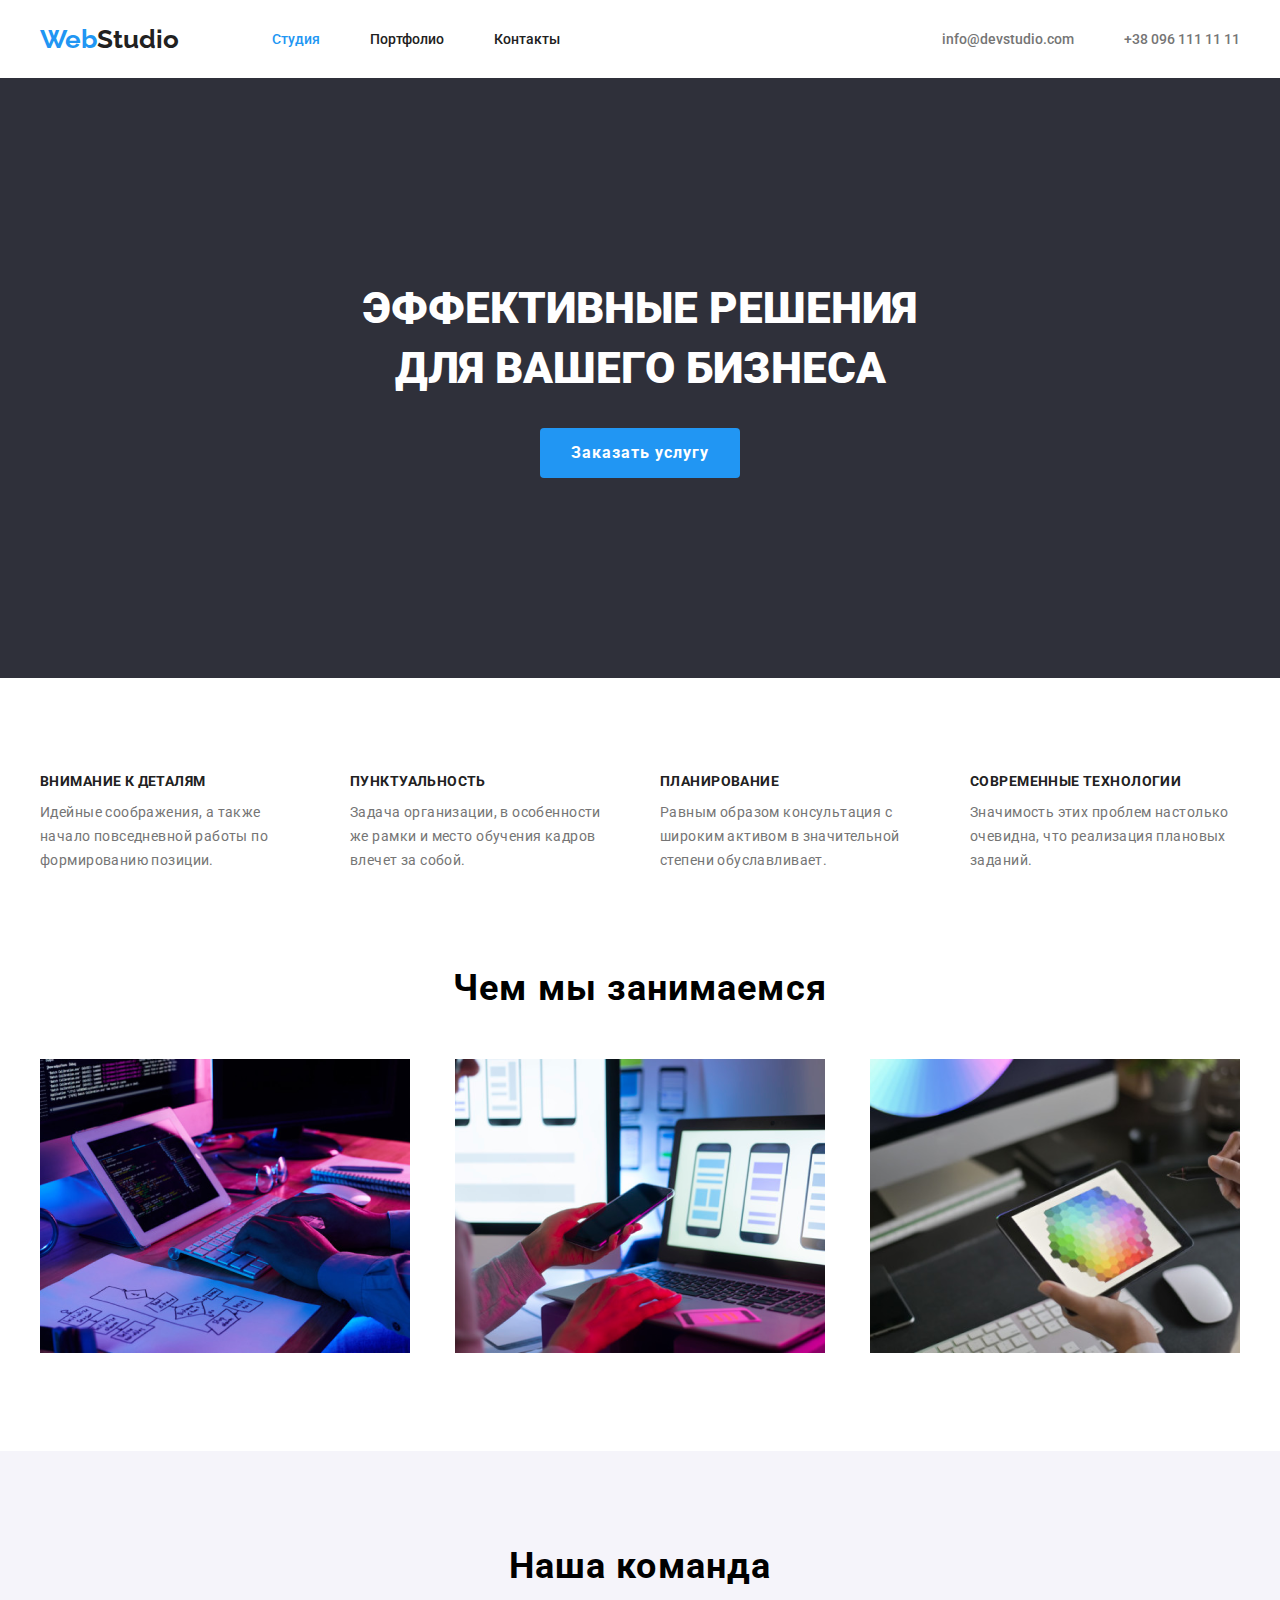
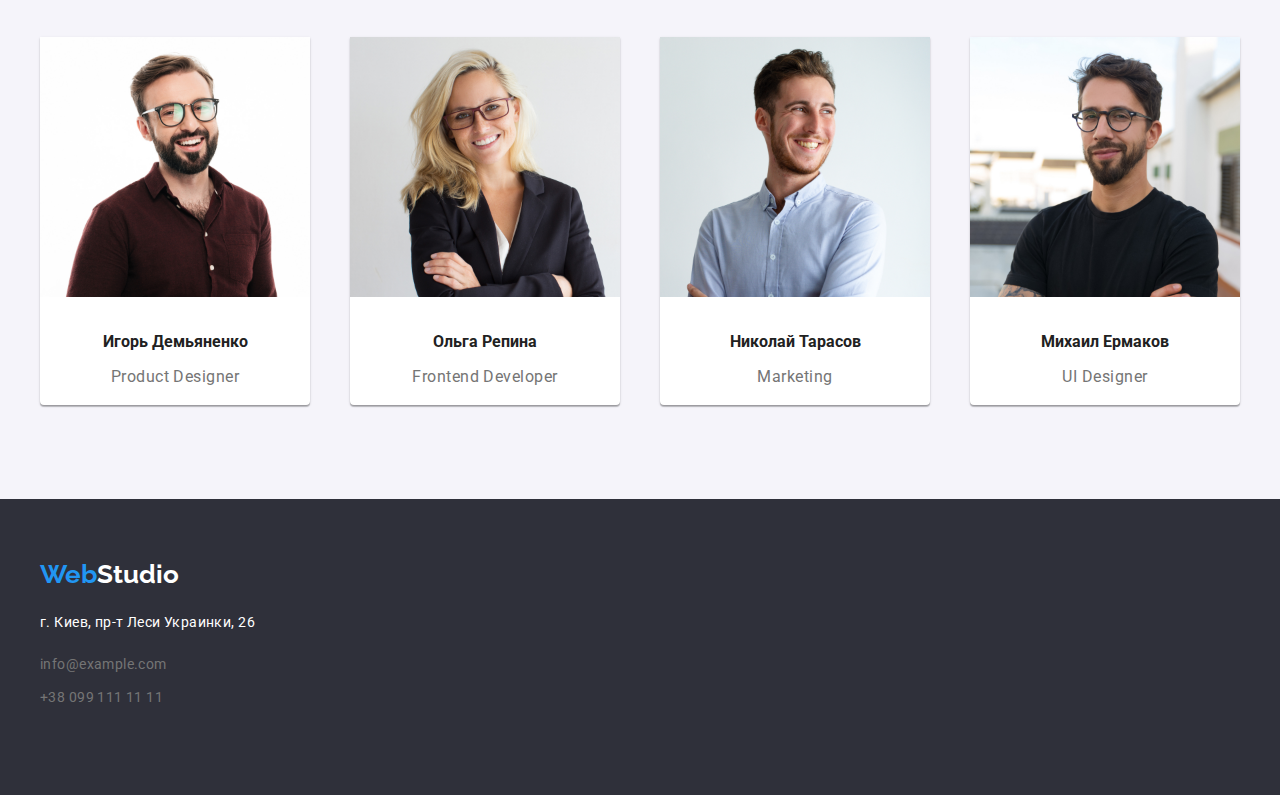
<file: index.html>
<!DOCTYPE html>
<html lang="ru">
<head>
    <meta charset="UTF-8">
    <meta name="viewport" content="width=device-width, initial-scale=1.0">
    <title>WebStudio</title>
    <link rel="preconnect" href="https://fonts.gstatic.com">
    <link href="https://fonts.googleapis.com/css2?family=Roboto:wght@400;500;700;900&display=swap" rel="stylesheet">
    <!-- <link rel="preconnect" href="https://fonts.gstatic.com">
    <link href="https://fonts.googleapis.com/css2?family=Roboto:wght@400;700;900&display=swap" rel="stylesheet"> -->
    <link rel="preconnect" href="https://fonts.gstatic.com">
    <link href="https://fonts.googleapis.com/css2?family=Raleway:wght@700&display=swap" rel="stylesheet">
    <!-- подключение стилей -->
    <link rel="stylesheet" href="./normalize.css">
    <link rel="stylesheet" href="./styles.css">
</head>
<body class="body">
        <header class="head-container" >
            <div class="container " >
        <a href="index.html" class="logo"><span class="logo-web">Web</span>Studio</a>  
        <nav class="main-nav">  
         <ul class="nav-list">
                <li><a href="./index.html" class="navigation current">Студия</a></li>
                <li><a href="./portfolio.html" class="navigation" >Портфолио</a></li>
                <li><a href="#kontact" class="navigation">Контакты</a></li>
         </ul>
        
         <ul class="nav-contact">
             <li><a href="mailto:info@devstudio.com" class="navigation-contact">info@devstudio.com</a></li>
             <li><a href="tel:+380961111111" class="navigation-contact">+38 096 111 11 11</a></li>
         </ul> 
        </nav> 
    </div>          
    </header>
    <main>
    <section class=" ">
        <div class="hero">
        <h1 class="hero-item">эффективные решения  для вашего бизнеса</h1>
        <button class="hero-button" type="button">Заказать услугу</button>
    </div>
    </section>
    <section class="section ">
        <!-- <h2 class="advant">Наше преимущество</h2> -->
        <ul class="advantage container">
            <li class="advantage-list">
                <b class="advantage-item">Внимание к деталям</b>
                <p class="advantage-text">Идейные соображения, а также начало повседневной работы по формированию позиции.</p>
            </li>
            <li class="advantage-list">
                <b class="advantage-item">Пунктуальность</b>
                <p class="advantage-text">Задача организации, в особенности же рамки и место обучения кадров влечет за собой.</p>
            </li>
            <li class="advantage-list">
                <b class="advantage-item">Планирование</b>
                <p class="advantage-text"> Равным образом консультация с широким активом в значительной степени обуславливает.</p>
            </li>
            <li class="advantage-list">
                <b class="advantage-item">Современные технологии</b>
                <p class="advantage-text">Значимость этих проблем настолько очевидна, что реализация плановых заданий.</p>
            </li>
        </ul>
    </section>
    <section class="section-work" >
        <div class="container">
            <h2>Чем мы занимаемся</h2>
        <ul class="working-box">
            <li  class="working-item">
                <img src="./images/desktop.png" alt="Desktop-solution" width="370">
            </li>
            <li  class="working-item">
                <img  src="./images/box.png" alt="box-solution" width="370">
            </li>
            <li  class="working-item">
                <img  src="./images/creativ.png" alt="creative-solution" width="370">
            </li>
        </ul>
    </div>
    </section>
    <section  class="section-team">
        <div class="container">
            <h2>Наша команда</h2>
        <ul class="section-card">
            <li class="profi-card">
                <img src="./images/igor-demyanenko.jpg" alt="Игорь Демьяненко" width="270" height="260">
                <div class="proffesion">
                    <h3>Игорь Демьяненко</h3>
                    <p>Product Designer</p>
                </div>
            </li>
            <li class="profi-card">
                <img src="./images/olga-repina.jpg" alt="Ольга Репина"  width="270" height="260">
                <div class="proffesion">
                    <h3>Ольга Репина</h3>
                    <p>Frontend Developer</p>
                </div>
            </li>
            <li class="profi-card">
                <img src="./images/nikolay-tarasov.jpg" alt="Николай Тарасов"  width="270" height="260">
                <div class="proffesion">
                    <h3>Николай Тарасов</h3>
                    <p>Marketing</p>
                </div>
            </li>
            <li class="profi-card">
                <img src="./images/myhail-ermakov.jpg" alt="Михаил Ермаков"  width="270" height="260">
                <div class="proffesion">
                    <h3>Михаил Ермаков</h3>
                    <p>UI Designer</p>
                </div>
            </li>
        </ul>
    </div>
    </section>
    </main>
    <footer class="footer-sektion">
        <div class="container footer-container">
            <a href="index.html" class="logo"><span class="logo-web">Web</span><span class="footer-container" >Studio</span></a>  
        <address  id="kontact">
            <span class="contact">г. Киев, пр-т Леси Украинки, 26 </span>
            <ul>
                <li> <a class="footer-link" href="mailto:info@example.com">info@example.com</a></li>
                <li><a class="footer-link footer-item" href="tel:+380991111111">+38 099 111 11 11</a></li>
            </ul>
        </address>
    </div>
    </footer>
</body>
</html>
</file>
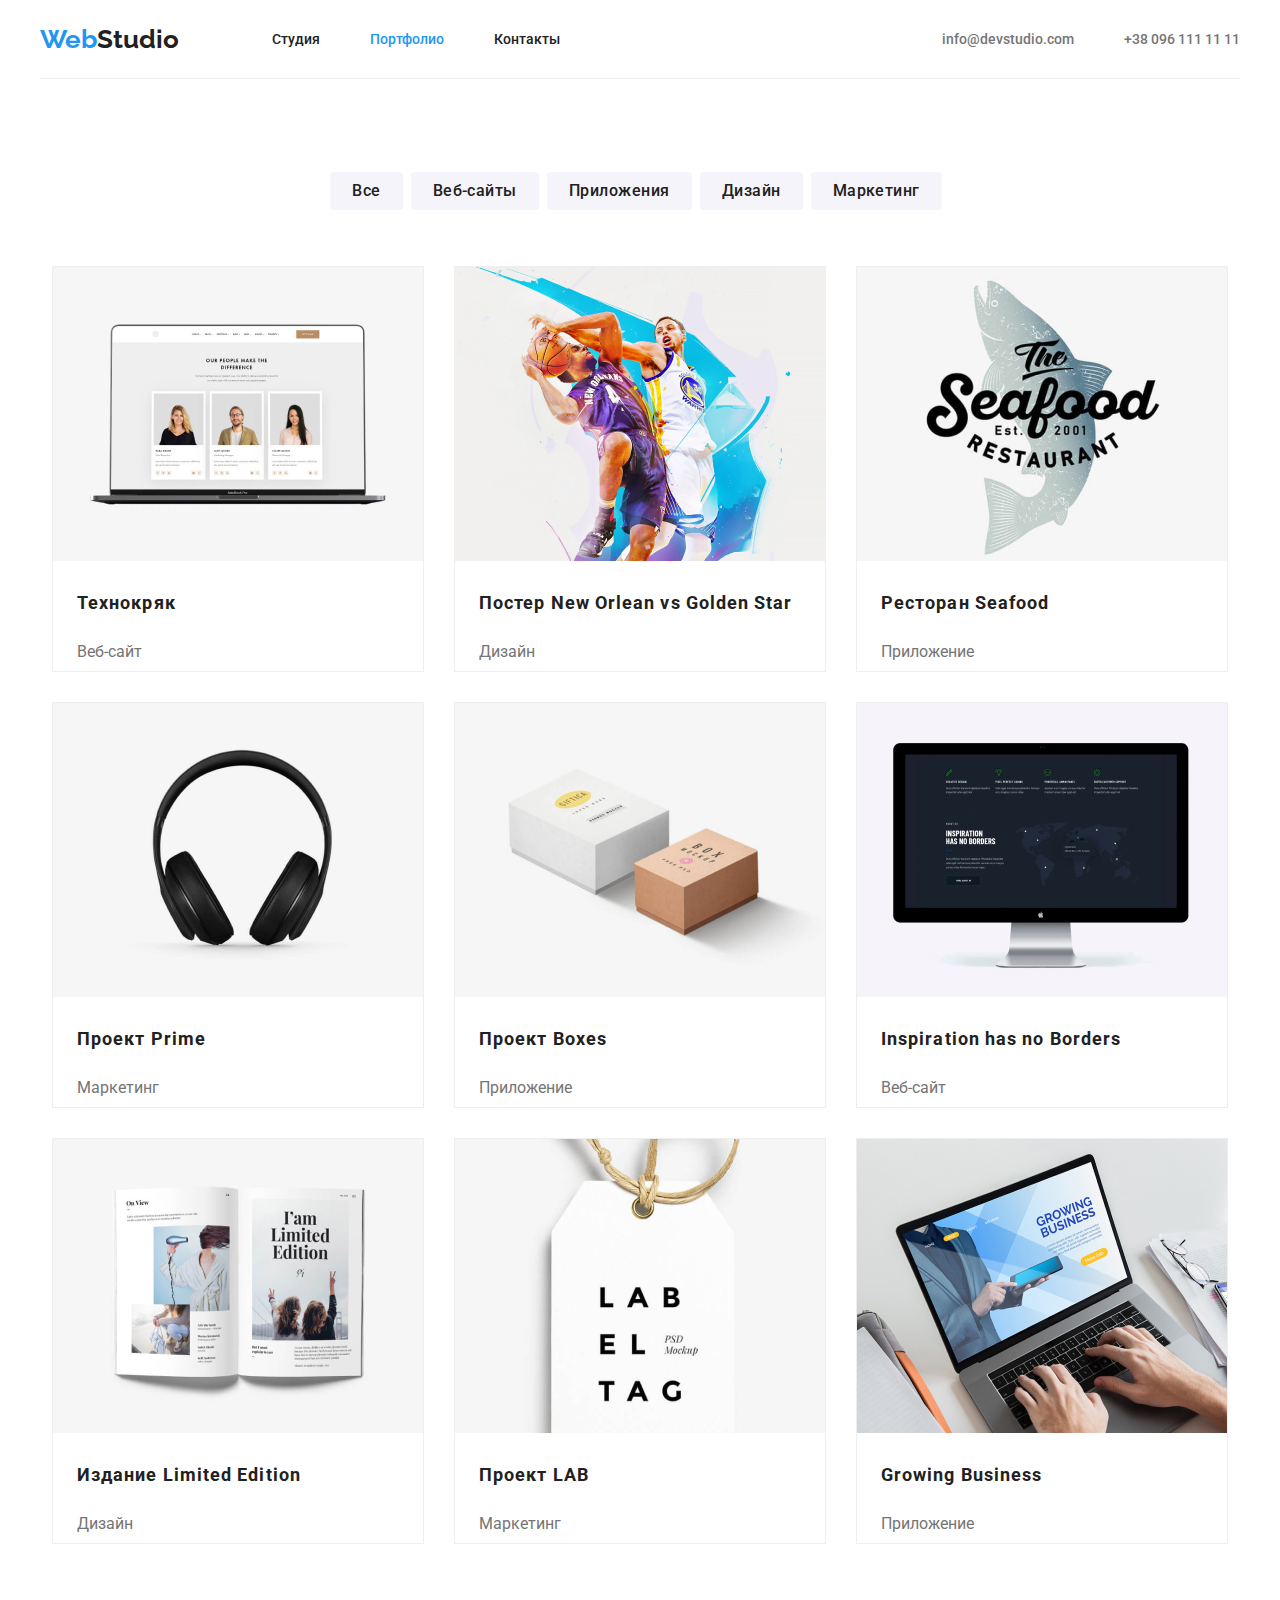
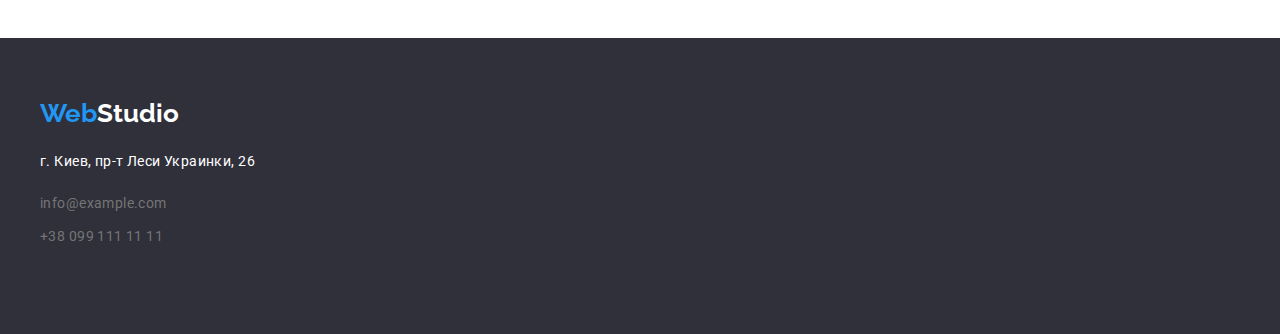
<file: portfolio.html>
<!DOCTYPE html>
<html lang="en">
<head>
    <meta charset="UTF-8">
    <meta name="viewport" content="width=device-width, initial-scale=1.0">
    <title>portfolio</title>
    <link rel="preconnect" href="https://fonts.gstatic.com">
    <link href="https://fonts.googleapis.com/css2?family=Roboto:wght@400;500;700;900&display=swap" rel="stylesheet">
    <!-- <link rel="preconnect" href="https://fonts.gstatic.com">
    <link href="https://fonts.googleapis.com/css2?family=Roboto:wght@400;700;900&display=swap" rel="stylesheet"> -->
    <link rel="preconnect" href="https://fonts.gstatic.com">
    <link href="https://fonts.googleapis.com/css2?family=Raleway:wght@700&display=swap" rel="stylesheet">
    <!-- подключение стилей -->
    <link rel="stylesheet" href="./normalize.css">
    <link rel="stylesheet" href="./styles.css">
   </head>
<body class="body-port">
    <header class="head-container" >
        <div class="container " >
    <a href="index.html" class="logo"><span class="logo-web">Web</span>Studio</a>  
    <nav class="main-nav">  
     <ul class="nav-list">
            <li><a href="./index.html" class="navigation ">Студия</a></li>
            <li><a href="./portfolio.html" class="navigation current" >Портфолио</a></li>
            <li><a href="#kontact" class="navigation">Контакты</a></li>
     </ul>
    
     <ul class="nav-contact">
         <li><a href="mailto:info@devstudio.com" class="navigation-contact">info@devstudio.com</a></li>
         <li><a href="tel:+380961111111" class="navigation-contact">+38 096 111 11 11</a></li>
     </ul> 
    </nav> 
</div>          
</header>
    <main class="portfolio-project container">
        <!-- <h1>Проекты</h1> -->
        <ul class="port-list">
            <li>
                <button class="button-radio" type="button">Все</button>
            </li>
            <li>
                <button class="button-radio" type="button">Веб-сайты</button>
            </li>
            <li>
                <button class="button-radio" type="button">Приложения</button>
            </li>
            <li>
                <button class="button-radio" type="button">Дизайн</button>
            </li>
            <li>
                <button class="button-radio" type="button">Маркетинг</button>
            </li>
        </ul>
        <ul class="works-list ">
            <li class="work-link">
               <a href="#" class="works"> <img src="./images/Технокряк.jpg" alt="Технокряк" width="370" height="294">
                <h2 class="works-title">Технокряк</h2>
                <p>Веб-сайт</p></a>
            </li>
            <li class="work-link">
                <a href="#" class="works">
                <img src="./images/Постер-New-Orlean-vs-Golden-Star.jpg " alt="Постер New Orlean vs Golden Star" width="370" height="294">
                <h2>Постер New Orlean vs Golden Star</h2>
                <p>Дизайн</p></a>
            </li>
            <li class="work-link">
                <a href="#" class="works">
                <img src="./images/Ресторан-Seafood.jpg" alt="Ресторан Seafood" width="370" height="294">
                <h2>Ресторан Seafood</h2>
                <p>Приложение</p></a>
            </li>
            <li class="work-link">
                <a href="#" class="works">
                <img src="./images/Проект-Prime.jpg" alt="Проект Prime" width="370" height="294">
                <h2>Проект Prime</h2>
                <p>Маркетинг</p></a>
            </li>
            <li class="work-link">
                <a href="#" class="works">
                <img src="./images/Проект-Boxes.jpg" alt="Проект Boxes" width="370" height="294">
                <h2>Проект Boxes</h2>
                <p>Приложение</p></a>
            </li>
            <li class="work-link">
                <a href="#" class="works">
                <img src="./images/Inspiration-has-no-Borders.jpg" alt="Inspiration has no Borders" width="370" height="294">
                <h2>Inspiration has no Borders</h2>
                <p>Веб-сайт</p></a>
            </li>
            <li class="work-link">
                <a href="#" class="works">
                <img src="./images/Издание-Limited-Edition.jpg" alt="Издание Limited Edition" width="370" height="294">
                <h2>Издание Limited Edition</h2>
                <p>Дизайн</p></a>
            </li>
            <li class="work-link">
                <a href="#" class="works">
                <img src="./images/Проект-LAB.jpg" alt="Проект LAB" width="370" height="294">
                <h2>Проект LAB</h2>
                <p>Маркетинг</p></a>
            </li>
            <li class="work-link">
                <a href="#" class="works">
                <img src="./images/Growing-Business.jpg" alt="Growing Business" width="370" height="294">
                <h2>Growing Business</h2>
                <p>Приложение</p></a>
            </li>
        </ul>

    </main>
    <footer class="footer-sektion">
        <div class="container footer-container">
            <a href="index.html" class="logo"><span class="logo-web">Web</span><span class="footer-container" >Studio</span></a>  
        <address  id="kontact">
            <span class="contact">г. Киев, пр-т Леси Украинки, 26 </span>
            <ul>
                <li> <a class="footer-link" href="mailto:info@example.com">info@example.com</a></li>
                <li><a class="footer-link footer-item" href="tel:+380991111111">+38 099 111 11 11</a></li>
            </ul>
        </address>
    </div>
    </footer>
    
    
</body>
</html>
</file>
<file: styles.css>
:root {
    --link-color: #212121;
    --text-color: #757575;
    --link-color-origin: #2196F3;
    --white-color: #FFFFFF;
    --footer-text-color: rgba(255, 255, 255, 0.6);
    --hero-back-color: #2F303A;
    --backgroundcolor:   #FFFFFF;
}

/* html {
    box-sizing: border-box;}

    *,
    *::before,
    *::after {
        box-sizing: inherit;
    } */

.body-port {
    font-family: roboto ,sans-serif;
    background-color: #FFFFFF;
}
body {
    margin: 0 ;
    font-family: roboto ,sans-serif;
    /* background-color: #FFFFFF; */
    

}
li {
    list-style: none;
    /* outline: 1px solid red ; */
    }
h1,h2 {
    margin: 0;
}
a {
    text-decoration: none;}
.container {
    width: 1200px;
    margin-left: auto;
    margin-right: auto;
    padding-left: 15px;
    padding-right: 15px;
    /* outline: 2px solid tomato; */
    /* background-color: wheat; */
        /* box-sizing: border-box; */
        }
    
/* site-nav */
.head-container {
background-color: var(--backgroundcolor)
}
.head-container>div {
    display: flex;
    align-items: center;
}
.main-nav  {
    flex-basis: 100%;
    display: flex;
    align-items: center;
} 
.nav-list {
    padding: 0px;
    display: flex;
    align-items: center;
}
.nav-list li {
    margin-right: 50px;
    }
.nav-list li:last-child {
    margin-right: 0px;
}
.nav-contact {
    margin-left: auto;
    display: flex;
    align-items: center;
}
.nav-contact li:last-child {
    margin-left: 50px;

}
.navigation {    
    color: var(--link-color);
    font-weight: 500;
    /* font-style: normal; */
    font-size: 14px;
    line-height: 16px;
  }

.navigation:hover,
.navigation:focus {
    color: var(--link-color-origin);}

.nav-list .navigation.current {
    color: var(--link-color-origin);}
.navigation-contact {
    display: inline-block;
    /* width: 122px; */
    color: var(--text-color);
    font-weight: 500;
    font-style: normal;
    font-size: 14px;
    line-height: 16px;}
/* .navigation-contact span {

} */
.navigation-contact:hover,
.navigation-contact:focus {
    color: var(--link-color-origin);}
    /* logo */
.logo {margin-bottom: 24px;
    margin-top: 24px;
    margin-right: 93px;
    color:  var(--link-color);
    font-family: Raleway, sans-serif;
    font-weight: 700;
    font-style: normal;
    font-size: 26px;
    line-height: 30px;}

.logo-web {
    color: var(--link-color-origin);
    font-family: Raleway, sans-serif;
    font-weight: 700;
    font-style: normal;
    font-size: 26px;
    line-height: 30px;
}


    /* Hero */
.hero {
    display: block;
    max-width: 1600px;
    min-width: 1200px;
    margin-left: auto;
    margin-right: auto;
    padding-top: 200px;
    padding-bottom: 200px;
    background-color:var(--hero-back-color);
    }

.hero-item {
    display: block;
    width: 606px;
    margin-left: auto;
    margin-right: auto;
    padding-left: 45px;
    padding-right: 45px;
    color: var(--white-color);
    font-family: Roboto;
    font-style: normal;
    font-weight: 900;
    font-size: 44px;
    line-height: 60px;
    text-align: center;
    text-transform: uppercase;
     
    }
.hero-button {
    display: block;
    margin-left: auto;
    margin-right: auto;
    width: 200px;
    height: 50px;
    margin-top: 30px;
    color: var(--white-color);
    font-family: Roboto;
    font-style: normal;
    font-weight: 700;
    font-size: 16px;
    line-height: 30px;
    text-align: center;
    letter-spacing: 0.06em;
    background-color: #2196F3;
    border-radius:  4px;
    border: none;
   }
   /* advantage */
/* .advant  */
.section {
    background-color: var(--backgroundcolor);
    padding-top: 94px;
    padding-bottom: 94px;
}
b {
    color: var(--link-color);
    font-weight: 700;
    font-size: 14px;
    line-height: 16px;
    letter-spacing: 0.03em;
    text-transform: uppercase;
}
h2 {
    font-weight: 700;
    font-size: 36px;
    line-height: 42px;
    text-align: center;
    letter-spacing: 0.03em;
    }

.advantage {
    display: flex;
    /* padding: 0; */
    /* margin-left: auto;
    margin-right: auto; */
    margin-top: 0;
    margin-bottom: 0;
    justify-content: space-between;

    /* background-color: #E5E5E5; */

}

.advantage-list { 
    /* display: flex; */
    height: 101px;
    width: 270px;
    margin-right: 30px;
} 
.advantage li:last-child {
    margin-right:0;
}
.advantage-item {
    /* display: flex; */
    margin-bottom: 10px;
    width: 270px;
    height: 16px;
    
} 
.advantage-text {
    display: block;
    width: 270px;
    height: 75px;
    color: var(--text-color);
    font-weight: normal;
    font-size: 14px;
    line-height: 24px;
    letter-spacing: 0.03em;
    margin-top: 10px;
}
/* чем мы занимаемся */

.section-work {
    /* background-color: #E5E5E5; */
    padding-bottom: 94px;
    background-color: var(--backgroundcolor);
     
}
/* .section h2 {
    margin-bottom: 50px;
    
} */
.working-box {
    display: flex;
    margin-top: 50px;
    margin-left: auto;
    margin-right: auto;
    margin-bottom: 0;
    padding: 0;
    justify-content: space-between;
    
}
.working-box li {
    margin-right: 30px;
}
.working-box li:last-child {
    margin-right: 0px;
}
.working-item {

}
/* .working-box li:first-child {
    margin-left: 215px;
} */


/* team-section */
.section-team {
    margin-left: auto;
    margin-right: auto;
    background-color: #F5F4FA;
    padding-top: 94px;
    padding-bottom: 94px;
    }
.section-team h2 {
    margin-bottom: 50px;
}
.section-card {
        display: flex;
        margin-left: auto;
        margin-right: auto;
        padding: 0;
        margin-top: 0;
        margin-bottom: 0;
        justify-content: space-between;
}
.profi-card {
    box-shadow: 0px 1px 3px rgba(0, 0, 0, 0.12), 0px 1px 1px rgba(0, 0, 0, 0.14), 0px 2px 1px rgba(0, 0, 0, 0.2);
    border-radius: 0px 0px 4px 4px;
    background-color: #FFFFFF;
    height: 368px;
    width: 270px;
    margin-right: 30px;
}
.profi-card:last-child {
    margin-right: 0px;
}
.profi-card:first-child {
    /* margin-left: 215px; */
}
/* .proffesion {} */
.proffesion>h3 {
    margin-top: 30px;
    margin-bottom: 10px;
    color: var(--link-color) ;
    text-align: center;
    font-weight: 700;
    font-size: 16px;
    line-height: 19px;
}
.proffesion>p {
    margin-bottom: 30px;
    text-align: center;
    color: var(--text-color);
    font-weight: normal;
    font-size: 16px;
    line-height: 19px;
    letter-spacing: 0.03em;
    }
/* footer */
.footer-sektion {
    background-color: var(--hero-back-color);
    padding-bottom: 10px;

}
.footer-container { 
    margin-left: auto;
    margin-right: auto;
    color: var(--white-color);
    }
.footer-container>a {
    display: inline-block;
    margin-top: 60px;
    margin-bottom: 20px;
    font-family: Raleway, sans-serif;
    font-style: normal;
    font-weight: bold;
    font-size: 26px;
    line-height: 31px;
}
.footer-container li {
    margin-top: 9px;
    margin-bottom: 9px;
}
.contact {
    display: block;
    font-family: roboto, sans-serif;
    color: #FFFFFF;
    font-style: normal;
    font-weight: normal;
    font-size: 14px;
    line-height: 24px;
    letter-spacing: 0.03em;
}
.footer-container ul {
    padding: 0;
    margin-top: 9px;
}
.footer-container ul>li {
    margin: 0;
}
.footer-link {
    display: inline-block;
    margin-top: 9px;
    /* margin-bottom: 60px; */
    color: var(--text-color);
    font-family: roboto, sans-serif;
    font-style: normal;
    font-weight: normal;
    font-size: 14px;
    line-height: 24px;
    letter-spacing: 0.03em;
}
.footer-item {
    margin-bottom: 60px;
}
/* .footer-link:hover,
.footer-link:focus {
    border: 2px solid #ff0000;
} */
 .contact:focus {
    border: 2px solid #ff0000;
} */

/* ---------------------page2 ------------------------------------------------------*/
/* button-list */
.portfolio-project {
    background-color: var(--white-color);
       
  }
.port-list {
    
    display: flex; 
    justify-content: center;  
    border-top: 1px solid #ECECEC;
    padding-top: 93px;
    padding-bottom: 56px;
    padding-left: 0;
    margin: 0;
    margin-left: auto;
    margin-right: auto;
}
.button-radio {    
    margin-right: 8px;
    padding-left: 22px;
    padding-right: 22px;
    height: 38px;
    background-color: #F5F4FA;
    color: var(--link-color);
    border: none;
    border-radius: 4px;
    font-weight: 500;
    font-size: 16px;
    line-height: 26px;
    text-align: center;
    letter-spacing: 0.03em;
    }
    .port-list>.button-radio:last-child>  {
        margin-right: 0;
    }
.button-radio:hover,
.button-radio:focus {
    background-color: var(--link-color-origin);
    color: var(--white-color);
    border: none;
    font-weight: 500;
    font-size: 16px;
    line-height: 26px;
    text-align: center;
    letter-spacing: 0.03em;
}

.works-list {
    /* width: 1230; */
    display: flex;
    flex-wrap: wrap;
    padding: 0;
    margin-top: 0;
    margin-bottom: 0;
    }
.works {
    display: block;
        /* margin-left: auto; */
    height: 404px;
    width: 370px;
    
}
.work-link {
     margin-right: 30px;
    /* margin-left: auto; */
    margin-bottom: 30px;
    height: 404px;
    width: 370px;
    border: 1px solid #EEEEEE;
}
.work-link:nth-child(3n) {
    margin-right: auto;
}
.work-link:nth-last-child(3n) {
    margin-left:auto ;
}
.work-link:nth-last-child( -n + 3) {
    margin-bottom: 94px;
}


 .works>h2 { 
    display: inline-block;
    margin-top: 20px;
    margin-left: 24px;
    background-color: var(--white-color);
    color: var(--link-color);
    text-align: left;
    font-weight: 700;
    font-size: 18px;
    line-height: 36px;
    letter-spacing: 0.06em; } 
.works>p {
    margin-left: 24px;
    margin-bottom: 20px;
    color: var(--text-color);
    background-color: var(--white-color);  
    font-weight: normal;
    font-size: 16px;
    line-height: 30px;
    text-align: left;
}
.works:hover,
.works:focus {
    /* border: 1px solid rgba(33, 150, 243, 0.9);; */
    box-shadow: 0px 1px 1px rgba(0, 0, 0, 0.12), 0px 4px 4px rgba(0, 0, 0, 0.06), 1px 4px 6px rgba(0, 0, 0, 0.16);
}
/* .works { background-color: var(--white-color);} */
/* 
212121  #2196F3   FFFFFF
 text 757575
 */
</file>
